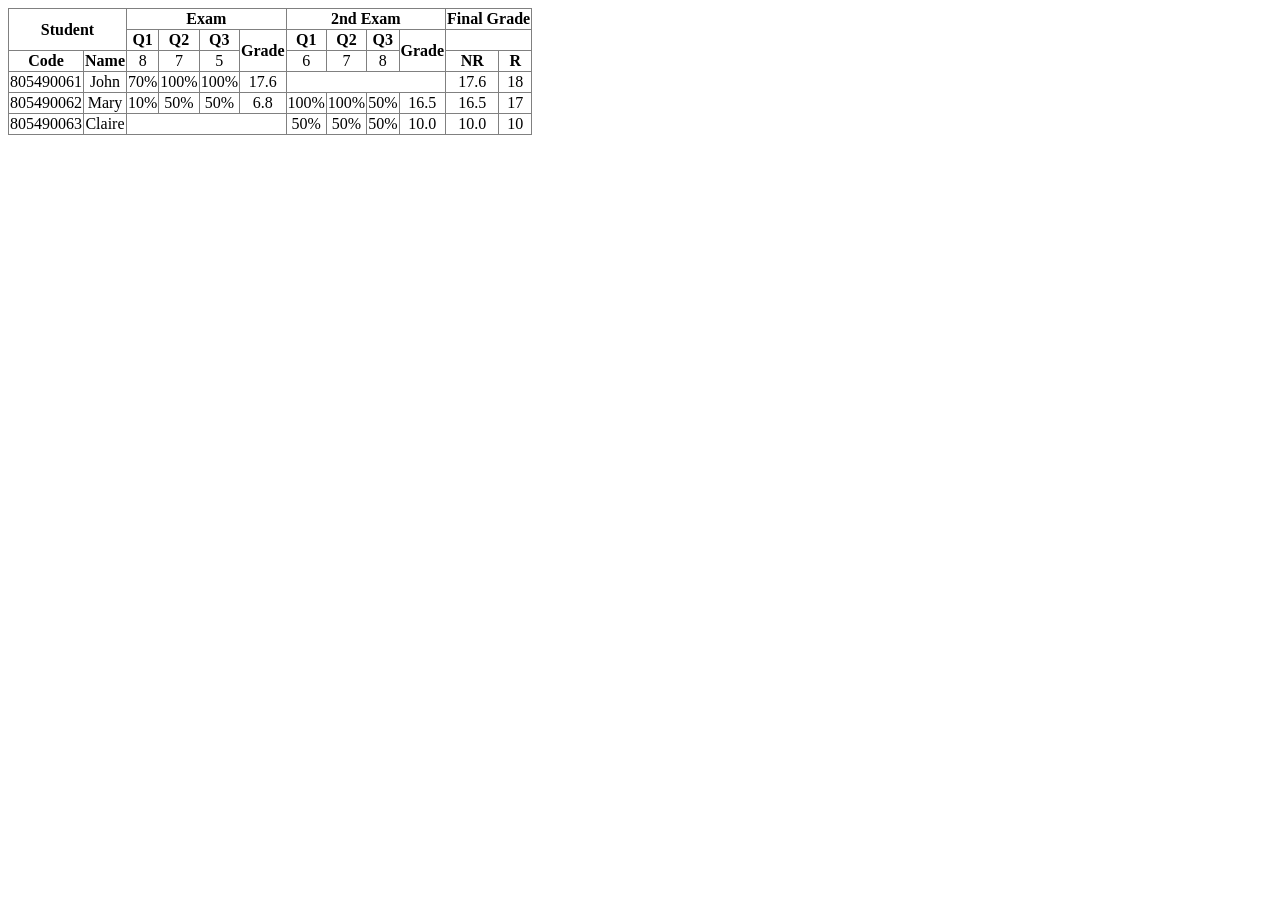
<file: BTTH_01/BT3.html>
<!DOCTYPE html>
<html lang="en">
<head>
    <meta charset="UTF-8">
    <meta name="viewport" content="width=device-width, initial-scale=1.0">
    <title>BTTH 03</title>
</head>
<body>
    <table class="table" border="1" style="border-collapse: collapse;  text-align: center;">
        <thead>
            <tr>
                <th colspan="2", rowspan="2">Student</th>
                <th colspan="4">Exam</th>
                <th colspan="4">2nd Exam</th>
                <th colspan="2">Final Grade</th>
            </tr>
            <tr>
                <th>Q1</th>
                <th>Q2</th>
                <th>Q3</th>
                <th rowspan="2">Grade</th>
                <th>Q1</th>
                <th>Q2</th>
                <th>Q3</th>
                <th rowspan="2">Grade</th>
            </tr>
            <tr>
                <th>Code</th>
                <th>Name</th>
                <td>8</td>
                <td>7</td>
                <td>5</td>
                <td>6</td>
                <td>7</td>
                <td>8</td>
                <th>NR</th>
                <th>R</th>
            </tr>
        </thead>

        <tbody>
            <tr>
                <td>805490061</td>
                <td>John</td>
                <td>70%</td>
                <td>100%</td>
                <td>100%</td>
                <td>17.6</td>
                <td colspan="4"></td>
                <td>17.6</td>
                <td>18</td>
            </tr>
            <tr>
                <td>805490062</td>
                <td>Mary</td>
                <td>10%</td>
                <td>50%</td>
                <td>50%</td>
                <td>6.8</td>
                <td>100%</td>
                <td>100%</td>
                <td>50%</td>
                <td>16.5</td>
                <td>16.5</td>
                <td>17</td>
            </tr>
            <tr>
                <td>805490063</td>
                <td>Claire</td>
                <td colspan="4"></td>
                <td>50%</td>
                <td>50%</td>
                <td>50%</td>
                <td>10.0</td>
                <td>10.0</td>
                <td>10</td>
            </tr>
        </tbody>

    </table>
</body>
</html>
</file>
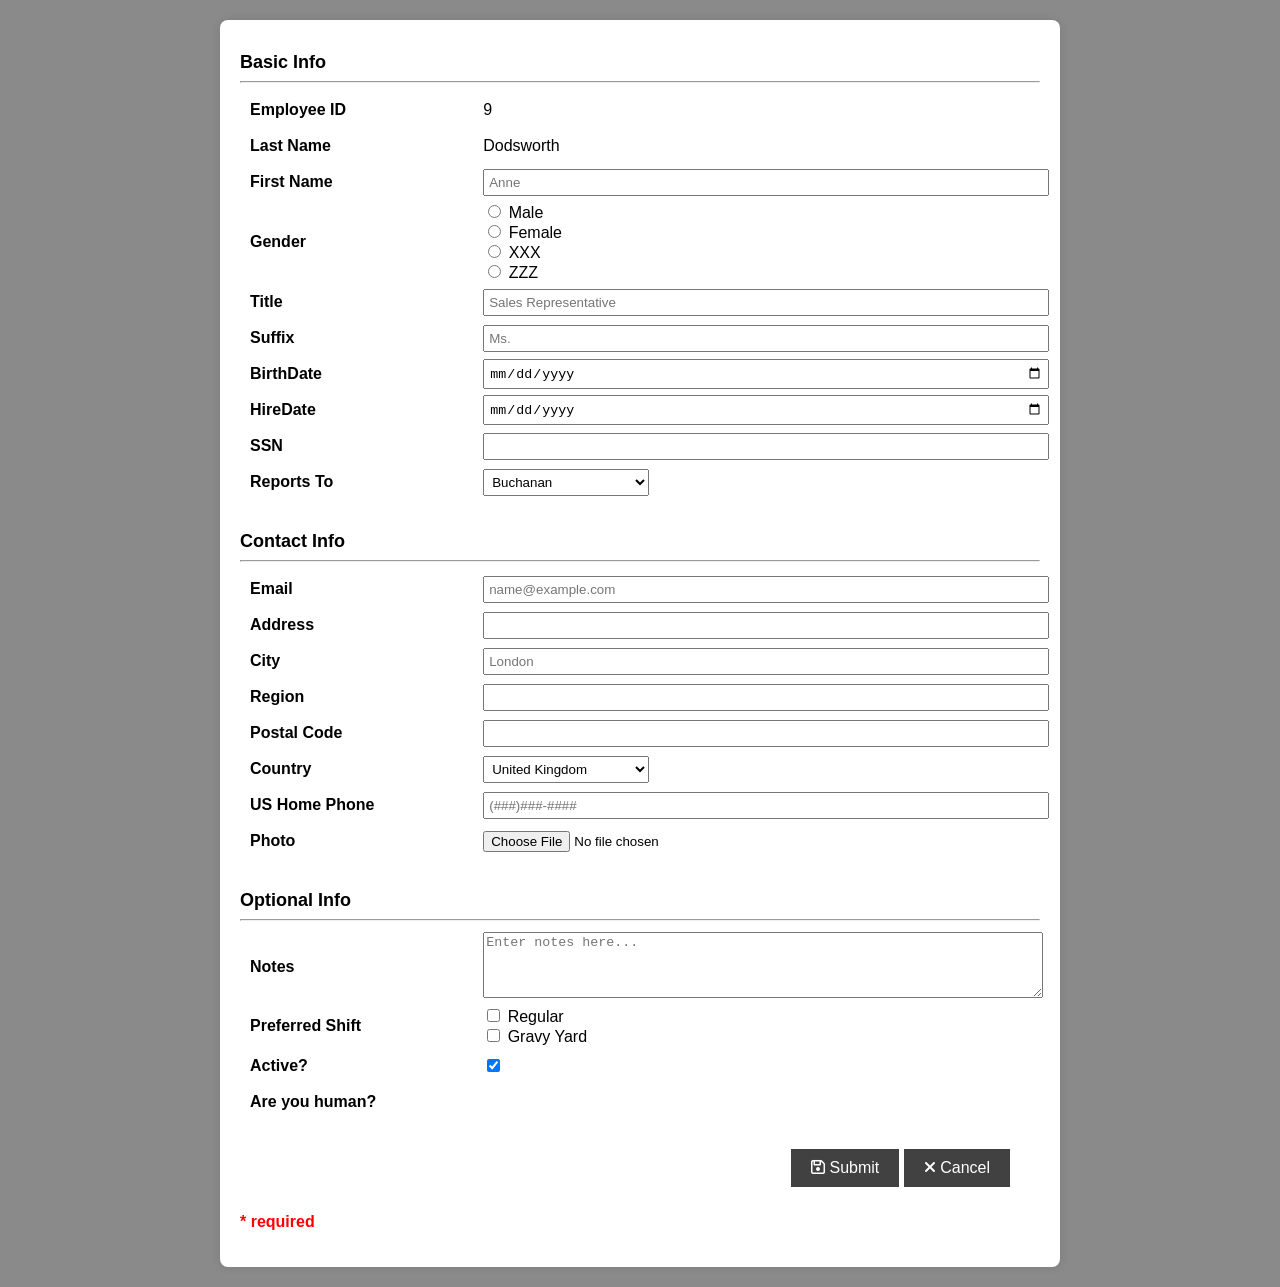
<file: BTTH_01/BT4.html>
<!DOCTYPE html>
<html lang="en">
<head>
    <meta charset="UTF-8">
    <meta name="viewport" content="width=device-width, initial-scale=1.0">
    <title>BT 04</title>
    <link rel="stylesheet" href="https://cdnjs.cloudflare.com/ajax/libs/font-awesome/6.5.1/css/all.min.css">
    <style>
        table {
            width: 100%;
        }
        th, td {
            text-align: left;
        }
        th {
            width: 30%;
            padding: 8px;
        }
        td input[type="text"], td input[type="date"], td input[type="password"], td input[type="email"], td input[type="tel"] {
            padding: 4px;
            width: 100%;
        }
        body {
            font-family: Arial, sans-serif;
            margin: 20px;
            background-color: #8a8a8a;
        }
        body h1 {
            font-size: large;
            margin-bottom: 5px;
        }
        td select {
            width: 30%; 
            padding: 4px;
        }
        .fn_btn {
            padding: 10px 20px;
            margin-right: 10px;
            font-size: 16px;
            text-align: right;
        }
        .fn_btn button {
            padding: 10px 20px;
            margin-right: 0px;
            font-size: 16px;
            background-color: #414141;
            color: white;
            border: none;
            cursor: pointer;
        }
        .container {
            background-color: white;
            padding: 20px;
            border-radius: 8px;
            box-shadow: 0 0 10px rgba(0, 0, 0, 0.1);
            max-width: 800px;
            margin: auto;
        }
    </style>
</head>
<body>
    <div id="container" class="container">
        <form action="/submit-form" method="post">
            <h1>Basic Info</h1>
            <hr>
            <table class="basic_info">
                <tr><th>Employee ID</th><td>9</td></tr>
                <tr><th>Last Name</th><td>Dodsworth</td></tr>
                <tr>
                    <th>First Name</th>
                    <td>
                        <input type="text" name="first_name" value="" id="first_name" placeholder="Anne">
                    </td>
                </tr>
                <tr>
                    <th>Gender</th>
                    <td>
                        <ul style="list-style-type: none; padding: 0; margin: 0;">
                            <li>
                                <input type="radio" name="gender" value="male" id="gender-male">
                                <label for="gender-male">Male</label>
                            </li>
                            <li>
                                <input type="radio" name="gender" value="female" id="gender-female">
                                <label for="gender-female">Female</label>
                            </li>
                            <li>
                                <input type="radio" name="gender" value="xxx" id="gender-xxx">
                                <label for="gender-xxx">XXX</label>
                            </li>
                            <li>
                                <input type="radio" name="gender" value="zzz" id="gender-zzz">
                                <label for="gender-zzz">ZZZ</label>
                            </li>
                        </ul>
                    </td>
                </tr>
                <tr>
                    <th>Title</th>
                    <td>
                        <input type="text" name="title" value="" id="title" placeholder="Sales Representative">
                    </td>  
                </tr>
                <tr>
                    <th>Suffix</th>
                    <td>
                        <input type="text" name="suffix" value="" id="suffix" placeholder="Ms.">
                    </td>
                </tr>
                <tr>
                    <th>BirthDate</th>
                    <td>
                        <input type="date" name="birthdate" value="" id="birthdate" placeholder="MM-DD-YYYY">
                    </td>
                </tr>
                <tr>
                    <th>HireDate</th>
                    <td>
                        <input type="date" name="hiredate" value="" id="hiredate" placeholder="MM-DD-YYYY">
                    </td>
                </tr>
                <tr>
                    <th>SSN</th>
                    <td>
                        <input type="password" name="ssn" value="" id="ssn">
                    </td>
                </tr>
                <tr>
                    <th>Reports To</th>
                    <td>
                        <select name="report-to" id="employee">
                            <option value="buchanan">Buchanan</option>
                            <option value="fuller">Fuller</option>
                            <option value="leverling">Leverling</option>
                        </select>
                    </td>
                </tr>
            </table>
            <br>


            <h1>Contact Info</h1>
            <hr>
            <table class="contact_info">
                <tr>
                    <th>Email</th>
                    <td>
                        <input type="email" name="email" value="" id="email" placeholder="name@example.com">
                    </td>
                </tr>
                <tr>
                    <th>Address</th>
                    <td>
                        <input type="text" name="address" id="address">
                    </td>
                </tr>
                <tr>
                    <th>City</th>
                    <td>
                        <input type="text" name="city" value="" id="city" placeholder="London">
                    </td>
                </tr>
                <tr>
                    <th>Region</th>
                    <td>
                        <input type="text" name="region" id="region">
                    </td>
                </tr>
                <tr>
                    <th>Postal Code</th>
                    <td>
                        <input type="text" name="postal_code" value="" id="postal_code">
                    </td>
                </tr>
                <tr>
                    <th>Country</th>
                    <td>
                        <select name="country" id="country">
                            <option value="russia_federation">Russia Federation</option>
                            <option value="vietnam">Vietnam</option>
                            <option value="united_kingdom" selected>United Kingdom</option>
                        </select>
                    </td>
                </tr>
                <tr>
                    <th>US Home Phone</th>
                    <td>
                        <input type="tel" name="phone" value="" id="phone" placeholder="(###)###-####">
                    </td>
                </tr>
                <tr>
                    <th>Photo</th>
                    <td>
                        <input type="file" name="photo" value="" id="photo">
                    </td>
                </tr>
            </table> 
            <br>

            <h1>Optional Info</h1>
            <hr>
            <table class="optional_info">
                <tr>
                    <th>Notes</th>
                    <td>
                        <textarea name="notes" id="notes" rows="4" cols="50" placeholder="Enter notes here..." style="width: 100%;"></textarea>
                    </td>
                </tr>
                <tr>
                    <th>Preferred Shift</th>
                    <td>
                        <ul style="list-style-type: none; width: 100%; padding: 0; margin: 0; gap: 10px;">
                            <li>
                                <input type="checkbox" name="shift" value="regular" id="regular">
                                <label for="regular">Regular</label>
                            </li>
                            <li>
                                <input type="checkbox" name="shift" value="Gravy Yard" id="Gravy_Yard">
                                <label for="Gravy_Yard">Gravy Yard</label>
                            </li>
                        </ul>
                    </td>
                </tr>
                <tr>
                    <th>Active?</th>
                    <td>
                        <input type="checkbox" name="active" value="yes" id="active" checked>
                    </td>
                </tr>
                <tr>
                    <th>Are you human?</th>
                    <td></td>
                </tr>
            </table>
            <br>
            
            <div id="fn_btn" class="fn_btn">
                <button type="submit"><i class="fa-regular fa-floppy-disk"></i>  Submit</button>
                <button type="reset"><i class="fa-solid fa-xmark"></i>  Cancel</button>
            </div>
            <p style="color: red;"><strong>* required</strong></p>
        </form>
    </div>
</body>
</html>
</file>
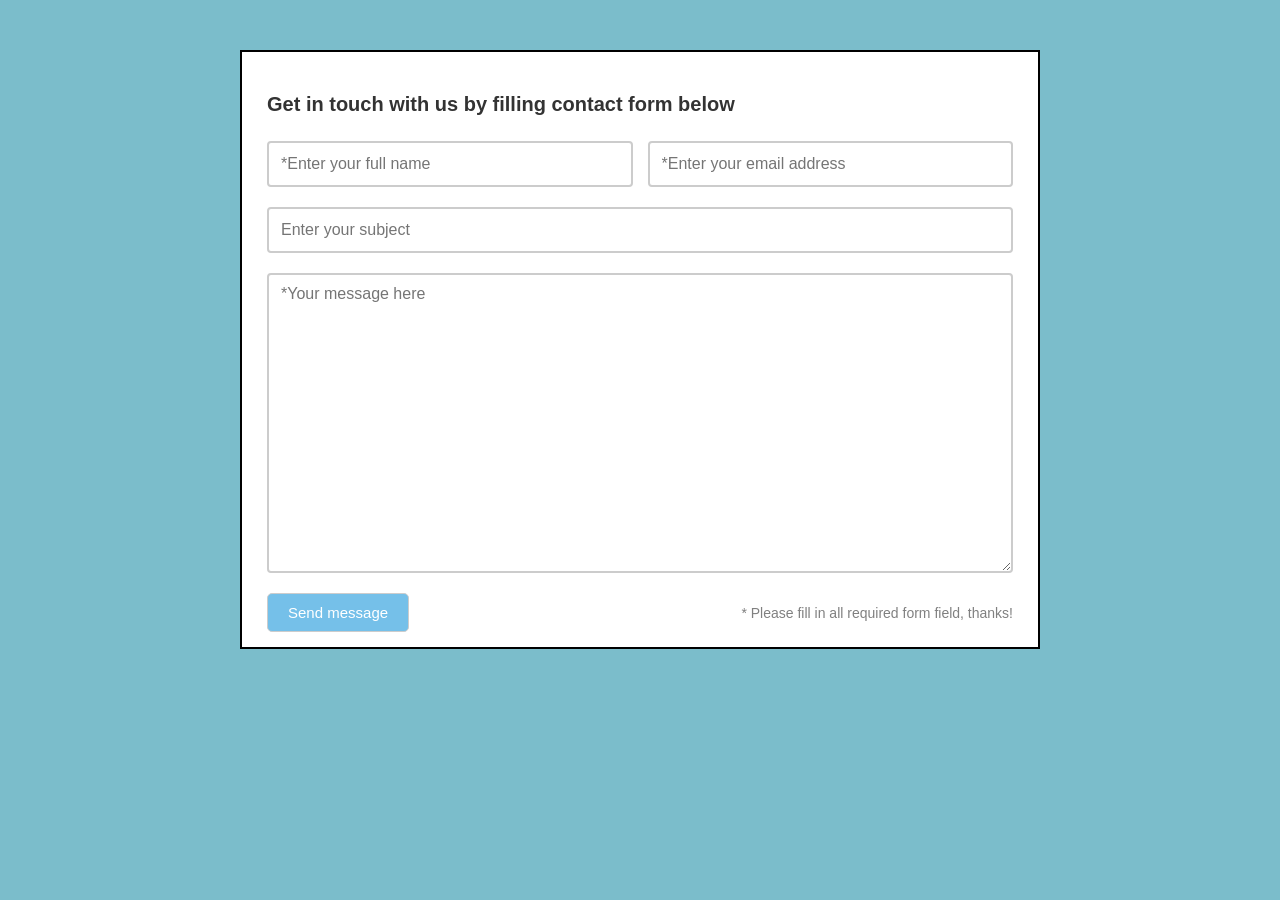
<file: BTTH_02/bai_1.html>
<!DOCTYPE html>
<html lang="en">
<head>
    <meta charset="UTF-8">
    <meta name="viewport" content="width=device-width, initial-scale=1.0">
    <title>Bai  1</title>
    <link rel="stylesheet" href="assets/css/style-bai_1.css">
</head>
<body>
    <div class="container" id="container">
        <br>
        <h1>Get in touch with us by filling contact form below</h1>
        <form action="contact">
            <div class="form-1st-row">
                <input type="text" id="name" name="name" placeholder="*Enter your full name" required>

                <input type="text" id="email" name="email" placeholder="*Enter your email address" required>
            </div>
            <div class="form-2nd-row">
                <input type="text" id="subject" name="subject" placeholder="Enter your subject">
            </div>
            <div class="form-3rd-row">
                <textarea id="message" name="message" placeholder="*Your message here" required></textarea>
            </div>
            <div class="form-last-row">
                <button type="submit">Send message</button>
                <p class="alert">* Please fill in all required form field, thanks!</p>
            </div>
        </form>
    </div>
</body>
</html>
</file>
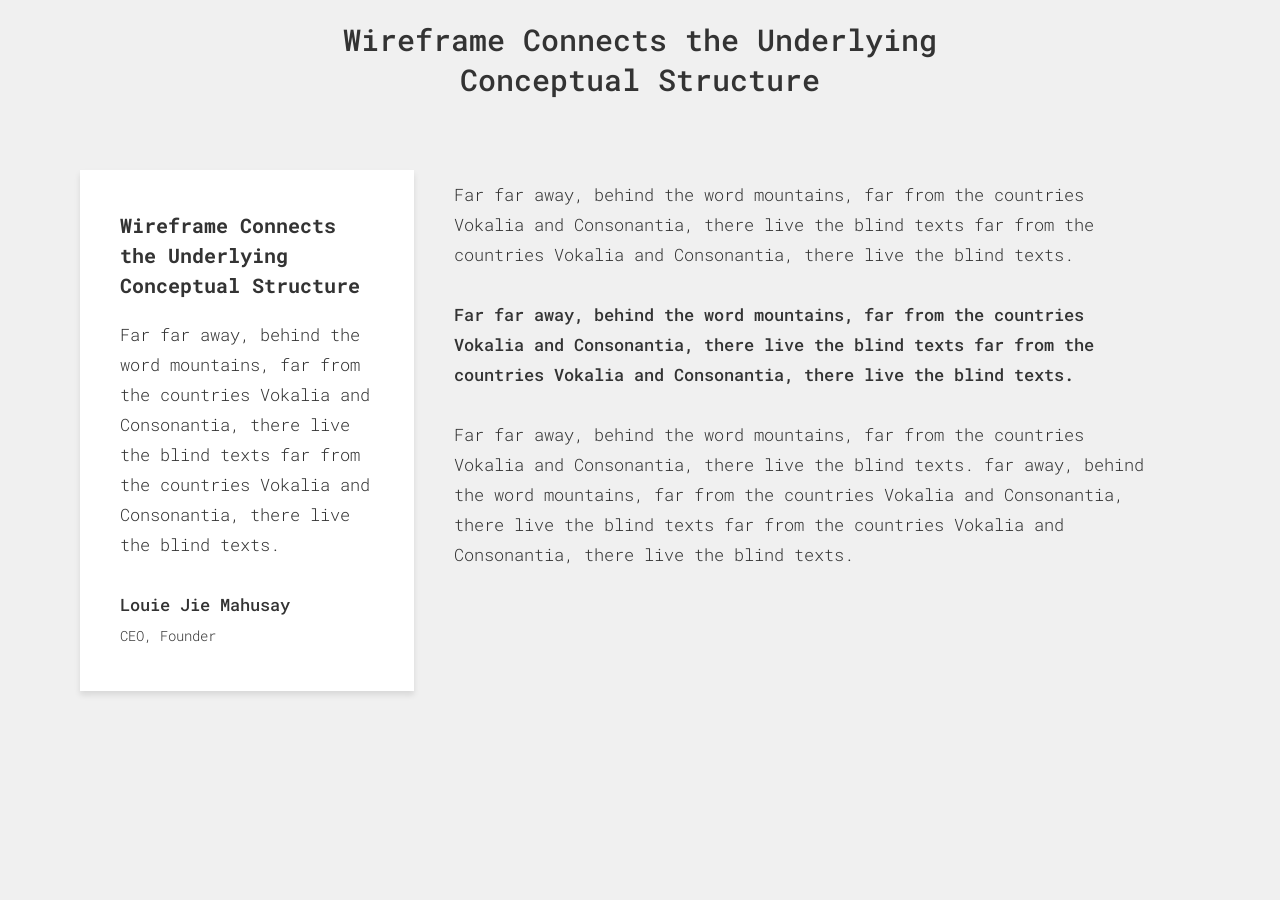
<file: BTTH_02/bai_3.html>
<!DOCTYPE html>
<html lang="en">
<head>
    <meta charset="UTF-8">
    <meta name="viewport" content="width=device-width, initial-scale=1.0">
    <title>Wireframe Structure</title>
    <link rel="stylesheet" href="assets/css/style-bai_3.css">
    <link href="https://fonts.googleapis.com/css2?family=Roboto+Mono:wght@300;400&display=swap" rel="stylesheet">
</head>
<body>

    <header>
        <h1>Wireframe Connects the Underlying <br>Conceptual Structure</h1>
    </header>

    <main>
        <section>
            <article>
                <h2>Wireframe Connects the Underlying Conceptual Structure</h2>
                
                <p>
                    Far far away, behind the word mountains, far from the countries 
                    Vokalia and Consonantia, there live the blind texts far from the 
                    countries Vokalia and Consonantia, there live the blind texts.
                </p>
                <br>
                <footer>
                    <strong>Louie Jie Mahusay</strong><br>
                    <small>CEO, Founder</small>
                </footer>
            </article>

            <aside>
                <p>
                    Far far away, behind the word mountains, far from the countries Vokalia 
                    and Consonantia, there live the blind texts far from the countries 
                    Vokalia and Consonantia, there live the blind texts.
                </p>
                <br>
                <p>
                    <strong>
                        Far far away, behind the word mountains, far from the countries Vokalia 
                        and Consonantia, there live the blind texts far from the countries 
                        Vokalia and Consonantia, there live the blind texts.
                    </strong>
                </p>
                <br>
                <p>
                    Far far away, behind the word mountains, far from the countries Vokalia 
                    and Consonantia, there live the blind texts. far away, behind 
                    the word mountains, far from the countries Vokalia and Consonantia, 
                    there live the blind texts far from the countries Vokalia and 
                    Consonantia, there live the blind texts.
                </p>
            </aside>
        </section>
    </main>

</body>
</html>
</file>
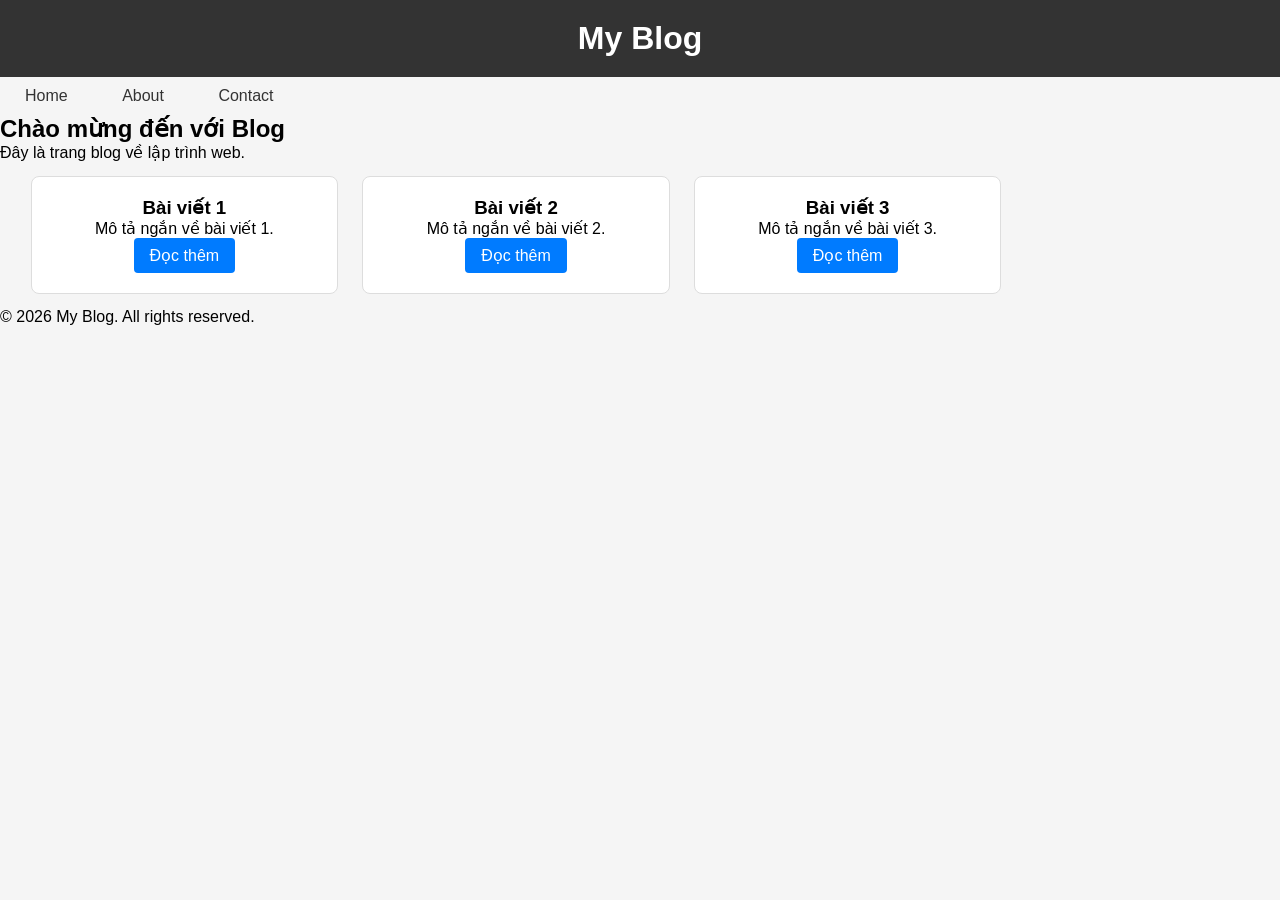
<file: BTTH_02/BTTH_02.html>
<!DOCTYPE html>
<html lang="vi">
<head>
    <meta charset="UTF-8">
    <meta name="viewport" content="width=device-width, initial-scale=1.0">
    <title>Lab CSS Cơ Bản</title>
    <link rel="stylesheet" href="assets/css/style.css">
</head>
<body>
    <header id="main-header">
        <h1>My Blog</h1>
    </header>
    
    <nav>
        <a href="#" class="nav-link">Home</a>
        <a href="#" class="nav-link">About</a>
        <a href="#" class="nav-link">Contact</a>
    </nav>
    
    <main>
        <section class="intro">
            <h2>Chào mừng đến với Blog</h2>
            <p>Đây là trang blog về lập trình web.</p>
        </section>
        
        <section class="posts">
            <article class="card">
                <h3>Bài viết 1</h3>
                <p>Mô tả ngắn về bài viết 1.</p>
                <a href="#" class="btn">Đọc thêm</a>
            </article>
            
            <article class="card">
                <h3>Bài viết 2</h3>
                <p>Mô tả ngắn về bài viết 2.</p>
                <a href="#" class="btn">Đọc thêm</a>
            </article>
            
            <article class="card">
                <h3>Bài viết 3</h3>
                <p>Mô tả ngắn về bài viết 3.</p>
                <a href="#" class="btn">Đọc thêm</a>
            </article>
        </section>

    </main>
    
    <footer>
        <p>&copy; 2026 My Blog. All rights reserved.</p>
    </footer>
</body>
</html>
</file>
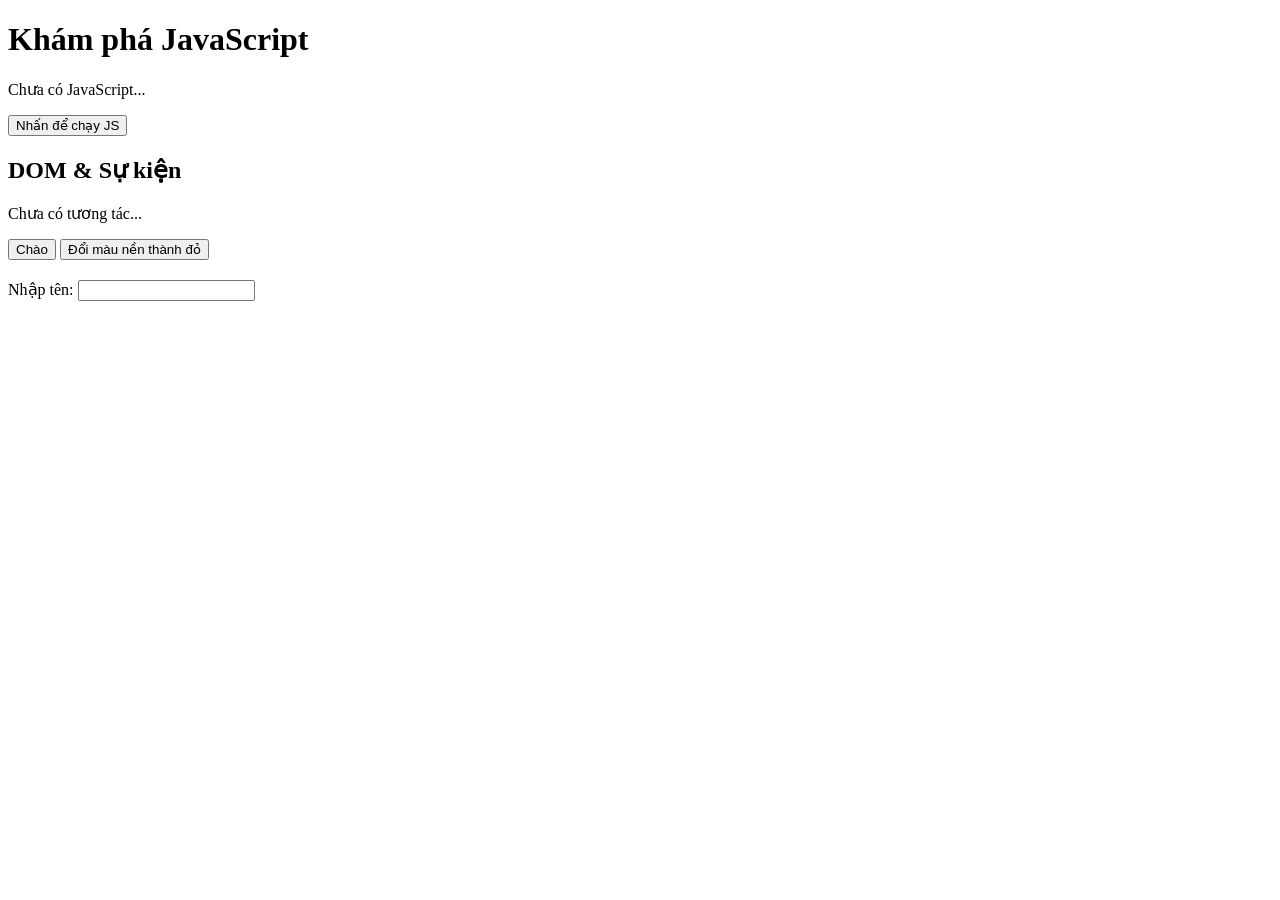
<file: BTTH_03/lab-js-basic.html>
<!DOCTYPE html>
<html lang="vi">
<head>
  <meta charset="UTF-8">
  <title>Lab JS Cơ bản</title>
</head>
<body>
    <h1>Khám phá JavaScript</h1>
    <p id="welcome">Chưa có JavaScript...</p>
    <button id="runBtn">Nhấn để chạy JS</button>
    <section>
        <h2>DOM & Sự kiện</h2>
        <p id="status">Chưa có tương tác...</p>

        <button id="btnHello">Chào</button>
        <button id="btnRed">Đổi màu nền thành đỏ</button>

        <div style="margin-top: 20px;">
            <label>Nhập tên: </label>
            <input id="nameInput" type="text" />
            <p id="greeting"></p>
        </div>
    </section>

    <script src="dom.js"></script>
  <script src="main.js"></script>
</body>
</html>
</file>
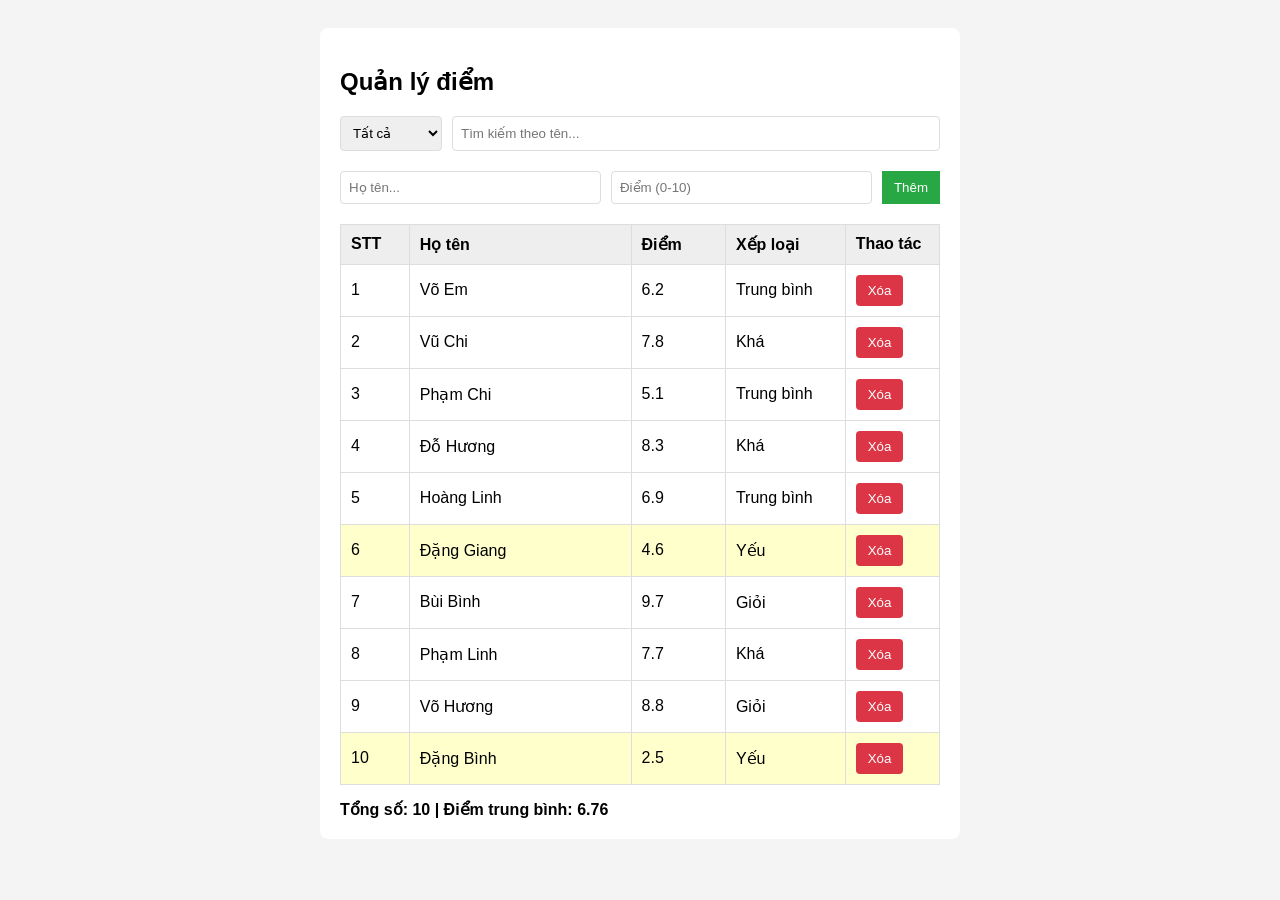
<file: BTTH_04/bai_1.html>
<!DOCTYPE html>
<html lang="vi">
<head>
    <meta charset="UTF-8">
    <title>Quản lý sinh viên</title>
    <link rel="stylesheet" href="assets/css/style-bai_1.css">
</head>
<body>
    <div class="container">
        <h2>Quản lý điểm</h2>
        <div class="search">
            <select name="filter" id="filter">
                <option value="all">Tất cả</option>
                <option value="excellent">Giỏi</option>
                <option value="good">Khá</option>
                <option value="average">Trung bình</option>
                <option value="weak">Yếu</option>
            </select>
            <input type="text" id="searchInput" placeholder="Tìm kiếm theo tên...">
        </div>
        <div class="inputs">
            <input type="text" id="name" placeholder="Họ tên...">
            <input type="number" id="score" placeholder="Điểm (0-10)">
            <button id="addBtn">Thêm</button>
        </div>

        <table>
            <thead>
                <tr>
                    <th>STT</th>
                    <th>Họ tên</th>
                    <th>Điểm</th>
                    <th>Xếp loại</th>
                    <th>Thao tác</th>
                </tr>
            </thead>
            <tbody id="tableBody"></tbody>
        </table>

        <div id="summary" class="summary">
            Tổng: 0 | Điểm TB: 0
        </div>
    </div>

    <script src="assets/script/script-bai_1.js"></script>
</body>
</html>
</file>
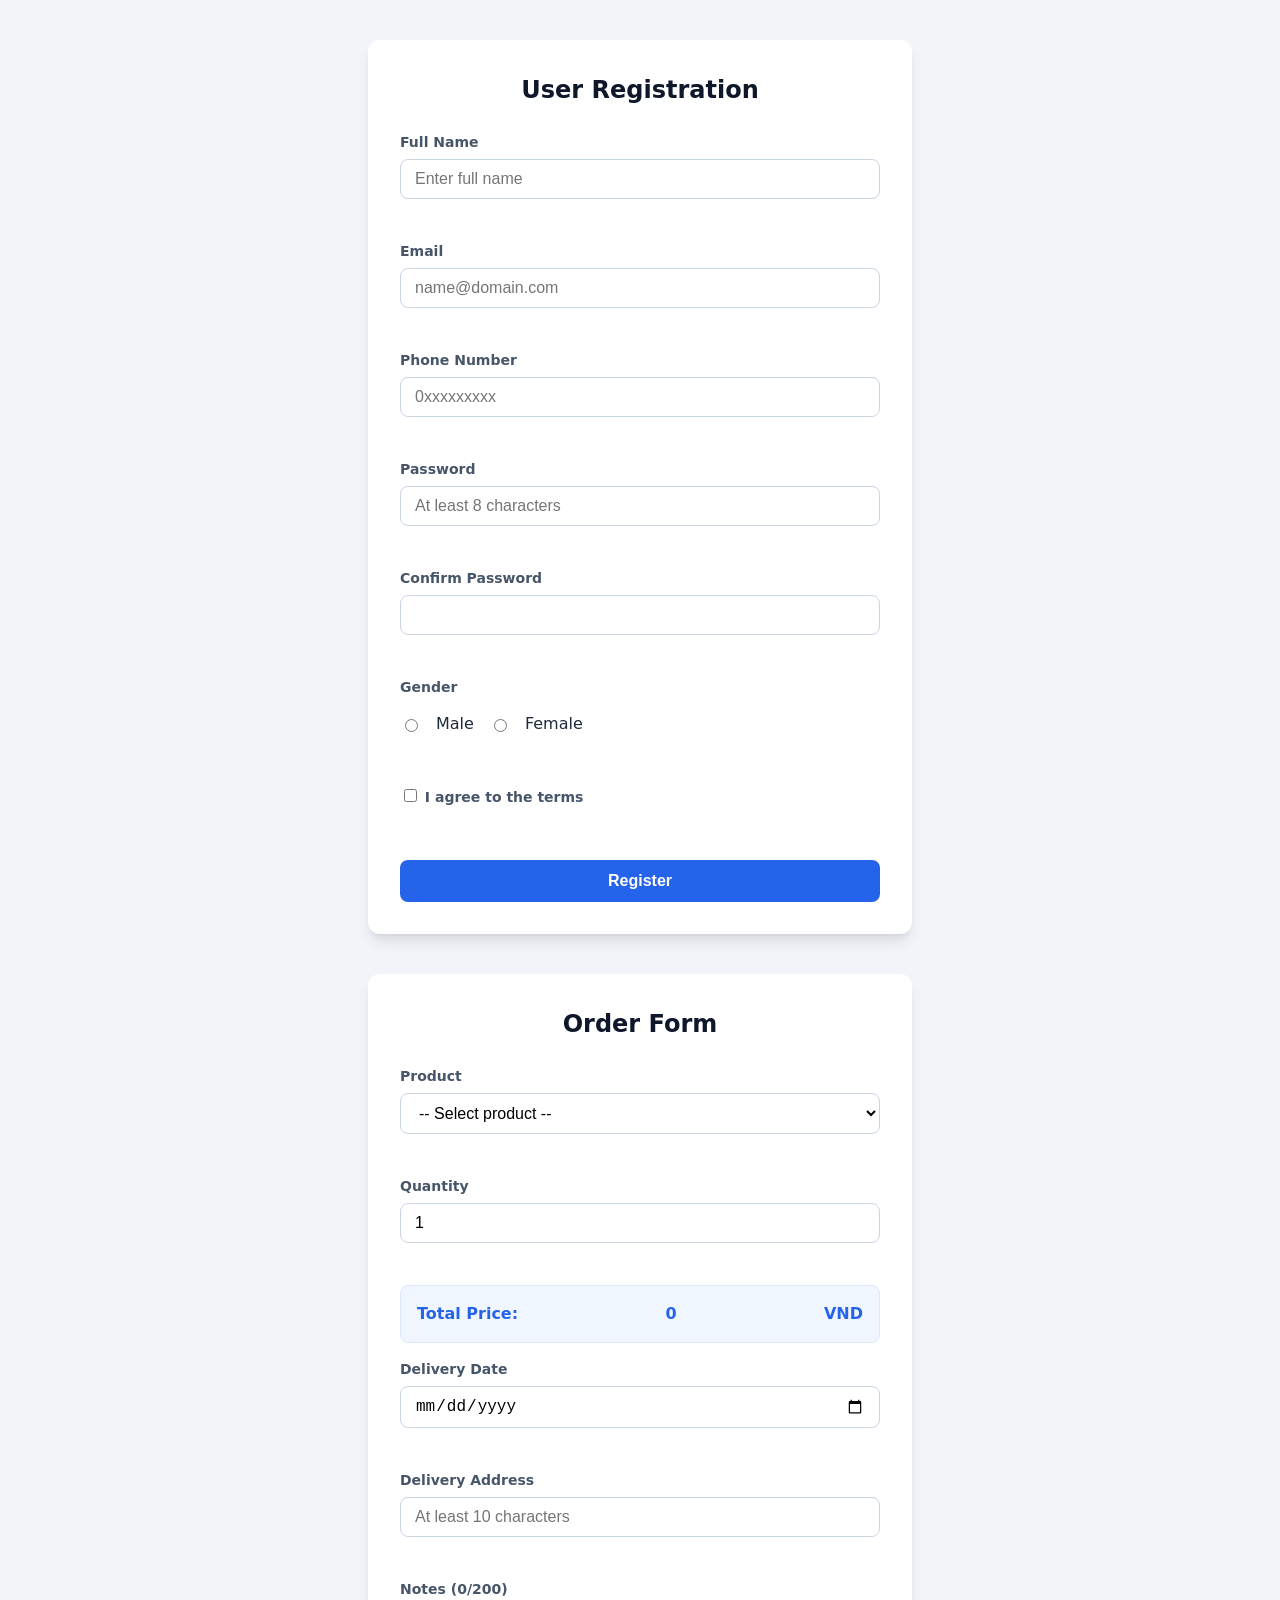
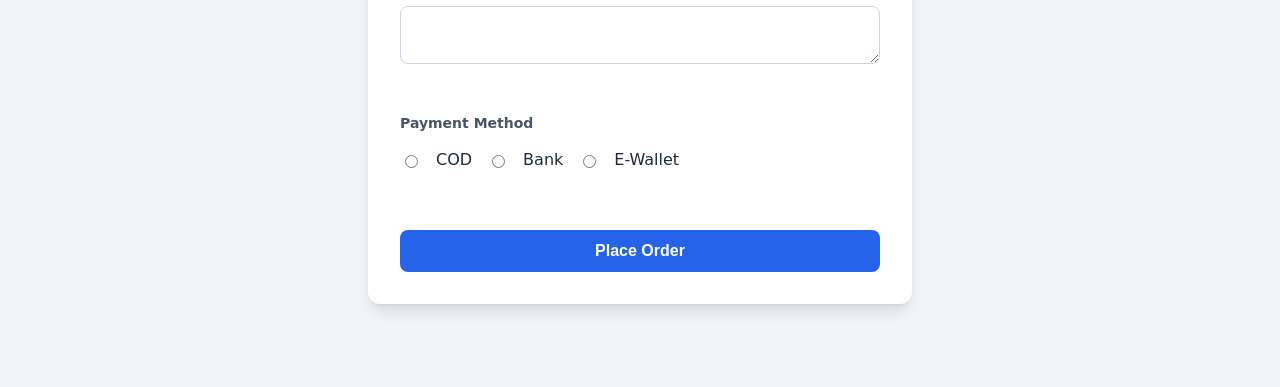
<file: BTTH_04/bai_2.html>
<!DOCTYPE html>
<html lang="en">
<head>
    <meta charset="UTF-8">
    <meta name="viewport" content="width=device-width, initial-scale=1.0">
    <title>Assignment - Form Validation</title>
    <link rel="stylesheet" href="assets/css/style-bai_2.css">
</head>
<body>

    <div id="registrationContainer">
        <h2>User Registration</h2>
        <form id="registrationForm" novalidate>
            <div class="form-group">
                <label>Full Name</label>
                <input type="text" id="fullName" placeholder="Enter full name">
                <span class="error" id="fullNameError"></span>
            </div>

            <div class="form-group">
                <label>Email</label>
                <input type="email" id="email" placeholder="name@domain.com">
                <span class="error" id="emailError"></span>
            </div>

            <div class="form-group">
                <label>Phone Number</label>
                <input type="text" id="phone" placeholder="0xxxxxxxxx">
                <span class="error" id="phoneError"></span>
            </div>

            <div class="form-group">
                <label>Password</label>
                <input type="password" id="password" placeholder="At least 8 characters">
                <span class="error" id="passwordError"></span>
            </div>

            <div class="form-group">
                <label>Confirm Password</label>
                <input type="password" id="confirmPassword">
                <span class="error" id="confirmPasswordError"></span>
            </div>

            <div class="form-group">
                <label>Gender</label>
                <div class="options">
                    <input type="radio" name="gender" value="Male" id="male"> Male
                    <input type="radio" name="gender" value="Female" id="female"> Female
                </div>
                <span class="error" id="genderError"></span>
            </div>

            <div class="form-group">
                <label>
                    <input type="checkbox" id="terms"> I agree to the terms
                </label>
                <span class="error" id="termsError"></span>
            </div>

            <button type="submit">Register</button>
        </form>
    </div>

    <div id="orderContainer">
        <h2>Order Form</h2>
        <form id="orderForm" novalidate>
            <div class="form-group">
                <label>Product</label>
                <select id="product">
                    <option value="">-- Select product --</option>
                    <option value="Laptop">Laptop</option>
                    <option value="Phone">Phone</option>
                    <option value="Tablet">Tablet</option>
                </select>
                <span class="error" id="productError"></span>
            </div>

            <div class="form-group">
                <label>Quantity</label>
                <input type="number" id="quantity" value="1">
                <span class="error" id="quantityError"></span>
            </div>

            <div class="total-box">
                Total Price: <span id="totalDisplay">0</span> VND
            </div>

            <div class="form-group">
                <label>Delivery Date</label>
                <input type="date" id="deliveryDate">
                <span class="error" id="deliveryDateError"></span>
            </div>

            <div class="form-group">
                <label>Delivery Address</label>
                <input type="text" id="address" placeholder="At least 10 characters">
                <span class="error" id="addressError"></span>
            </div>

            <div class="form-group">
                <label>Notes (<span id="charCounter">0/200</span>)</label>
                <textarea id="note"></textarea>
                <span class="error" id="noteError"></span>
            </div>

            <div class="form-group">
                <label>Payment Method</label>
                <div class="options">
                    <input type="radio" name="payment" value="COD"> COD
                    <input type="radio" name="payment" value="Bank"> Bank
                    <input type="radio" name="payment" value="E-Wallet"> E-Wallet
                </div>
                <span class="error" id="paymentError"></span>
            </div>

            <button type="submit">Place Order</button>
        </form>

        <div id="confirmationBox" class="modal" style="display: none;">
            <h3>Order Confirmation</h3>
            <div id="summaryContent"></div>
            <p>Confirm this order?</p>
            <button id="confirmBtn">Confirm</button>
            <button id="cancelBtn">Cancel</button>
        </div>
    </div>

    <div id="finalSuccess" style="display: none;"></div>

            <script src="assets/script/script-bai_2.js"></script>
</body>
</html>
</file>
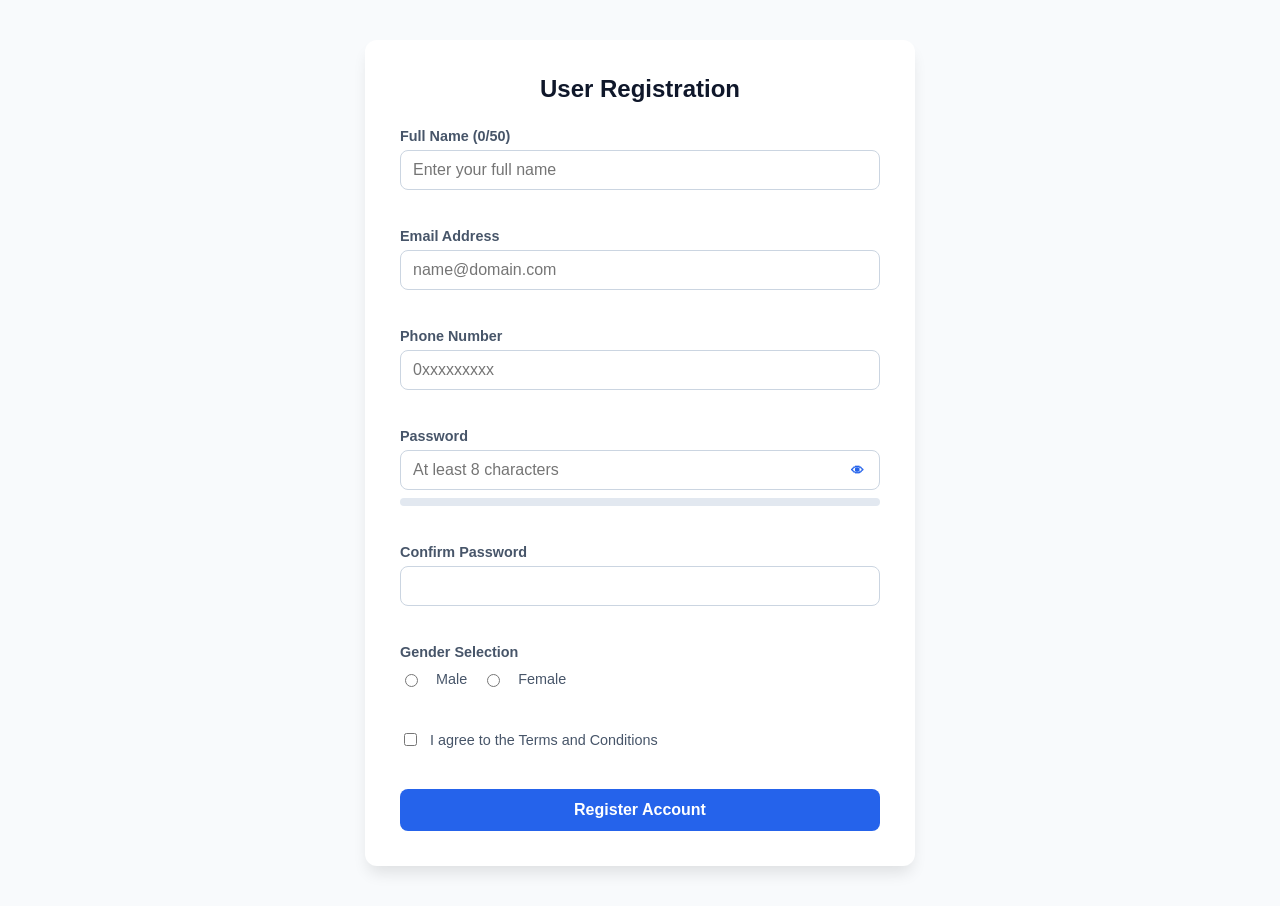
<file: BTTH_04/bai_3.html>
<!DOCTYPE html>
<html lang="en">
<head>
    <meta charset="UTF-8">
    <meta name="viewport" content="width=device-width, initial-scale=1.0">
    <title>Account Registration - Secure System</title>
    <link rel="stylesheet" href="assets/css/style-bai_3.css">
</head>
<body>

    <div id="formContainer">
        <h2 class="title">User Registration</h2>
        <form id="registrationForm" novalidate>
            
            <div class="form-group">
                <label for="fullName">Full Name (<span id="nameCounter">0/50</span>)</label>
                <input type="text" id="fullName" maxlength="50" placeholder="Enter your full name">
                <span class="error" id="fullNameError"></span>
            </div>

            <div class="form-group">
                <label for="email">Email Address</label>
                <input type="email" id="email" placeholder="name@domain.com">
                <span class="error" id="emailError"></span>
            </div>

            <div class="form-group">
                <label for="phone">Phone Number</label>
                <input type="text" id="phone" placeholder="0xxxxxxxxx">
                <span class="error" id="phoneError"></span>
            </div>

            <div class="form-group">
                <label for="password">Password</label>
                <div class="password-wrapper">
                    <input type="password" id="password" placeholder="At least 8 characters">
                    <button type="button" id="toggleView" class="toggle-btn">👁</button>
                </div>
                <div class="strength-meter">
                    <div id="strengthBar"></div>
                </div>
                <span class="error" id="passwordError"></span>
            </div>

            <div class="form-group">
                <label for="confirmPassword">Confirm Password</label>
                <input type="password" id="confirmPassword">
                <span class="error" id="confirmPasswordError"></span>
            </div>

            <div class="form-group">
                <label>Gender Selection</label>
                <div class="radio-group">
                    <input type="radio" name="gender" value="Male" id="male"> 
                    <label for="male" class="label-inline">Male</label>
                    <input type="radio" name="gender" value="Female" id="female"> 
                    <label for="female" class="label-inline">Female</label>
                </div>
                <span class="error" id="genderError"></span>
            </div>

            <div class="form-group">
                <label class="checkbox-container">
                    <input type="checkbox" id="terms"> I agree to the Terms and Conditions
                </label>
                <span class="error" id="termsError"></span>
            </div>

            <button type="submit" class="submit-btn">Register Account</button>
        </form>
    </div>

    <div id="successDisplay" class="success-screen" style="display: none;"></div>

    <script src="https://code.jquery.com/jquery-3.7.1.min.js"></script>
    <script src="assets/script/script-bai_3.js"></script> 
</body>
</html>
</file>
<file: BTTH_02/assets/css/style-bai_1.css>
* {
    margin: 0;
    padding: 0;
    box-sizing: border-box;
    font-family: sans-serif;
    font-size: large;
}

body {
    background-color: rgb(123, 189, 203);
    display: flex;
    justify-content: center;
    align-items: center;
    padding: 50px 0 0 0;
}

form {
    display: flex;
    flex-direction: column;
    gap: 20px;
    width: 100%;
    padding: 10px 20px;
}

.container {
    width: 90%;
    max-width: 800px;
    padding: 5px;
    display: flex;
    flex-direction: column;
    gap: 15px;
    border: 2px solid black;
    background-color: white;
}

.form-1st-row, .form-2nd-row, .form-3rd-row, .form-last-row {
    display: flex;
    gap: 15px;
    width: 100%;
    align-items: center;
}

.form-last-row {
    justify-content: flex-start;
    flex-wrap: wrap;
}

input[type="text"], 
textarea {
    width: 100%;
    padding: 12px;
    border: 2px solid #ccc;
    border-radius: 4px;
    font-size: 16px;
}

textarea {
    min-height: 300px;
}

.form-1st-row input {
    flex: 1;
}

textarea {
    height: 120px;
    padding-top: 10px;
}

.form-last-row {
    justify-content: space-between;
    color: gray;
}

.form-last-row p {
    font-size: 14px;
}

button {
    padding: 10px 20px;
    background-color: #75c0e9;
    border: 1px solid #ccc;
    cursor: pointer;
    border-radius: 5px;
    color: white;
    font-size: 15px;
    transition: ease 0.3s;
}

button:hover {
    background-color: #5aa9c8;
}

button:active {
    transform: scale(0.9);
}

h1 {
    text-align: start;
    color: #333;
    padding-left: 20px;
    font-size: 20px;
}

.alert {
    font-size: 14px;
    margin: 0;
}
</file>
<file: BTTH_02/assets/css/style-bai_3.css>
* {
    margin: 0;
    padding: 0;
    box-sizing: border-box;
    font-family: 'Roboto Mono', monospace;
    font-weight: 300;
    font-size: 17px;
    line-height: 30px;
}

body {

    background-color: #f0f0f0;
    color: #333;

}

main {
    width: 90%;
    margin: 30px 0px 0px 60px;
}

h1 {
    font-weight: 500;
    margin-bottom: 10px;
    text-align: center;
    font-size: 30px;
    padding: 20px 0px;
    line-height: 40px;
}

section {
    padding: 20px;
    display: flex;
}

/* article */
article {
    background-color: #fff;
    padding: 40px;
    box-shadow: 0 4px 6px rgba(0, 0, 0, 0.1);
    width: 30%;
    height: 100%;
    gap: 20px;
}

article h2 {
    font-weight: bold;
    margin-bottom: 20px;
    font-size: 20px;
}

footer strong {
    font-weight: 500;
}

footer small {
    font-size: 14px;
}

/* aside */
aside {
    padding: 10px 30px 10px 40px;
    width: 70%;
    height: 100%;
}

aside strong {
    font-weight: 500;
}
</file>
<file: BTTH_02/assets/css/style.css>
/* Phiếu Thực Hành 1 */
* {
    margin: 0px;
    padding: 0px;
    box-sizing: border-box;
}

body {
    font-family: Arial;
    background-color: #f5f5f5;
}

#main-header {
    background-color: #333;
    color: white; 
    text-align: center; 
    padding: 20px;
}

.nav-link {
    color: #333; 
    text-decoration: none; 
    padding: 10px 15px;
}

h1 h2 h3 {
    font-family: 'Georgia', serif;
}

nav a {
    display: inline-block; 
    margin: 0 10px;
}

a:hover {
    color: #ff6600; 
    background-color: #eee;
}

/* Phiếu Thực Hành 2 */
.posts {
    text-align: center;
    margin: 4px 4px;
    max-width: 80%;
}

.card {
    width: 30%;
    display: inline-block;
    border: 1px solid #ddd;
    padding: 20px;
    margin: 10px;
    background: white;
    border-radius: 8px;
}

.btn {
    padding: 8px 16px;
    background: #007bff;
    color: white;
    text-decoration: none;
    border-radius: 4px;
    display: inline-block;
}

.btn:hover {
    background: #0056b3;
}
</file>
<file: BTTH_04/assets/css/style-bai_1.css>
body { font-family: Arial, sans-serif; background: #f4f4f4; padding: 20px; }
.container { background: white; padding: 20px; border-radius: 8px; max-width: 600px; margin: auto; }

.inputs { display: flex; gap: 10px; margin-bottom: 20px; }
input { padding: 8px; border: 1px solid #ddd; border-radius: 4px; flex: 1; }

table { width: 100%; border-collapse: collapse; table-layout: fixed; }
th, td { border: 1px solid #ddd; padding: 10px; text-align: left; }
th { background: #eee; }

.is-weak { background-color: #ffffcc; }

.summary { margin-top: 15px; font-weight: bold; }
button { cursor: pointer; padding: 8px 12px; }
#addBtn { background: #28a745; color: white; border: none; }
.del-btn { background: #dc3545; color: white; border: none; border-radius: 4px; }

.search { margin-bottom: 20px; display: flex; gap: 10px; }
#searchInput { width: 97%; padding: 8px; border: 1px solid #ddd; }
#filter { padding: 8px; border: 1px solid #ddd; border-radius: 4px;}

th:nth-child(1) { width: 10%; } 
th:nth-child(2) { width: 40%; } 
th:nth-child(3) { width: 15%; } 
th:nth-child(4) { width: 20%; } 
th:nth-child(5) { width: 15%; }
</file>
<file: BTTH_04/assets/css/style-bai_2.css>
:root {
    --primary: #2563eb;
    --primary-hover: #1d4ed8;
    --error: #ef4444;
    --success: #10b981;
    --bg: #f1f5f9;
    --text-main: #1e293b;
    --text-label: #475569;
    --border: #cbd5e1;
}

body { 
    font-family: 'Inter', system-ui, -apple-system, sans-serif; 
    background-color: var(--bg); 
    color: var(--text-main);
    line-height: 1.5;
    padding: 40px 20px; 
    margin: 0;
}

#registrationContainer, #orderContainer { 
    background: #ffffff; 
    padding: 32px; 
    border-radius: 12px; 
    max-width: 480px; 
    margin: 0 auto 40px auto; 
    box-shadow: 0 10px 15px -3px rgba(0, 0, 0, 0.1), 0 4px 6px -4px rgba(0, 0, 0, 0.1); 
}

h2 {
    margin-top: 0;
    margin-bottom: 24px;
    font-size: 1.5rem;
    font-weight: 700;
    text-align: center;
    color: #0f172a;
}

.form-group { 
    margin-bottom: 20px; 
}

label { 
    display: block; 
    font-weight: 600; 
    margin-bottom: 6px; 
    font-size: 0.875rem;
    color: var(--text-label);
}

input, select, textarea { 
    width: 100%; 
    padding: 10px 14px; 
    box-sizing: border-box; 
    border: 1px solid var(--border); 
    border-radius: 8px; 
    font-size: 1rem;
    transition: all 0.2s ease;
    background-color: #ffffff;
}

input:focus, select:focus, textarea:focus {
    outline: none;
    border-color: var(--primary);
    box-shadow: 0 0 0 3px rgba(37, 99, 235, 0.15);
}

input.invalid {
    border-color: var(--error);
    background-color: #fef2f2;
}

.error { 
    color: var(--error); 
    font-size: 0.75rem; 
    margin-top: 4px;
    min-height: 18px;
    display: block; 
}

.total-box { 
    background: #eff6ff; 
    padding: 16px; 
    margin: 16px 0; 
    font-weight: 700; 
    border-radius: 8px; 
    border: 1px solid #dbeafe;
    display: flex;
    justify-content: space-between;
    color: var(--primary);
}

.options { 
    display: flex; 
    gap: 15px; 
    padding: 8px 0;
}

input[type="radio"], input[type="checkbox"] { 
    width: auto; 
    cursor: pointer;
}

button {
    width: 100%;
    background-color: var(--primary);
    color: white;
    padding: 12px;
    border: none;
    border-radius: 8px;
    font-size: 1rem;
    font-weight: 600;
    cursor: pointer;
    transition: background 0.2s ease;
    margin-top: 8px;
}

button:hover {
    background-color: var(--primary-hover);
}

/* Modal Styling */
.modal { 
    background: #ffffff; 
    padding: 28px; 
    border-radius: 16px; 
    position: fixed; 
    top: 50%; 
    left: 50%; 
    transform: translate(-50%, -50%); 
    z-index: 100; 
    box-shadow: 0 25px 50px -12px rgba(0, 0, 0, 0.25);
    width: 90%;
    max-width: 400px;
    border: none;
}

#summaryContent p {
    margin: 8px 0;
    border-bottom: 1px solid #f1f5f9;
    padding-bottom: 4px;
}

#confirmBtn { background-color: var(--success); margin-bottom: 8px; }
#cancelBtn { background-color: #94a3b8; }

#finalSuccess { 
    text-align: center; 
    padding: 40px;
    background: white;
    max-width: 480px;
    margin: 40px auto;
    border-radius: 12px;
    font-size: 1.25rem; 
    font-weight: 600;
    color: var(--success); 
    box-shadow: 0 4px 6px rgba(0,0,0,0.05);
}
</file>
<file: BTTH_04/assets/css/style-bai_3.css>
:root {
    --primary: #2563eb;
    --error: #dc2626;
    --success: #16a34a;
    --warning: #f59e0b;
    --border: #cbd5e1;
    --bg-page: #f8fafc;
}

body { font-family: 'Segoe UI', Tahoma, sans-serif; background: var(--bg-page); color: #1e293b; padding: 40px 20px; margin: 0; }
#formContainer { background: #ffffff; max-width: 480px; margin: 0 auto; padding: 35px; border-radius: 12px; box-shadow: 0 10px 15px -3px rgba(0, 0, 0, 0.1); }
.title { text-align: center; margin-top: 0; margin-bottom: 25px; color: #0f172a; }
.form-group { margin-bottom: 20px; }
label { display: block; font-weight: 600; font-size: 0.9rem; margin-bottom: 6px; color: #475569; }

input { width: 100%; padding: 10px 12px; border: 1px solid var(--border); border-radius: 8px; box-sizing: border-box; font-size: 1rem; transition: 0.2s; }
input:focus { outline: none; border-color: var(--primary); box-shadow: 0 0 0 3px rgba(37, 99, 235, 0.1); }
input.invalid { border-color: var(--error); background: #fef2f2; }
.error { color: var(--error); font-size: 0.75rem; display: block; margin-top: 4px; height: 14px; }

/* Password UI */
.password-wrapper { position: relative; }
.toggle-btn { position: absolute; right: 10px; top: 50%; transform: translateY(-50%); background: none; border: none; color: var(--primary); cursor: pointer; font-size: 0.8rem; font-weight: bold; }
.strength-meter { height: 8px; background: #e2e8f0; border-radius: 4px; margin-top: 8px; overflow: hidden; }
#strengthBar { height: 100%; width: 0; transition: 0.4s ease-in-out; }

/* Strength States */
#strengthBar.weak { width: 33%; background: var(--error); }
#strengthBar.medium { width: 66%; background: var(--warning); }
#strengthBar.strong { width: 100%; background: var(--success); }

/* Buttons & Radios */
.radio-group { display: flex; gap: 15px; align-items: center; padding: 5px 0; }
.label-inline { display: inline; font-weight: normal; margin: 0; }
.radio-group input, .checkbox-container input { width: auto; cursor: pointer; }
.checkbox-container { display: flex; align-items: center; gap: 10px; font-weight: normal; cursor: pointer; }
.submit-btn { width: 100%; background: var(--primary); color: white; border: none; padding: 12px; border-radius: 8px; font-weight: bold; cursor: pointer; font-size: 1rem; transition: 0.2s; }
.submit-btn:hover { background: #1d4ed8; }
.success-screen { max-width: 480px; margin: 100px auto; text-align: center; background: white; padding: 50px; border-radius: 12px; box-shadow: 0 10px 15px rgba(0,0,0,0.1); color: var(--success); font-size: 1.4rem; font-weight: bold; }
</file>
